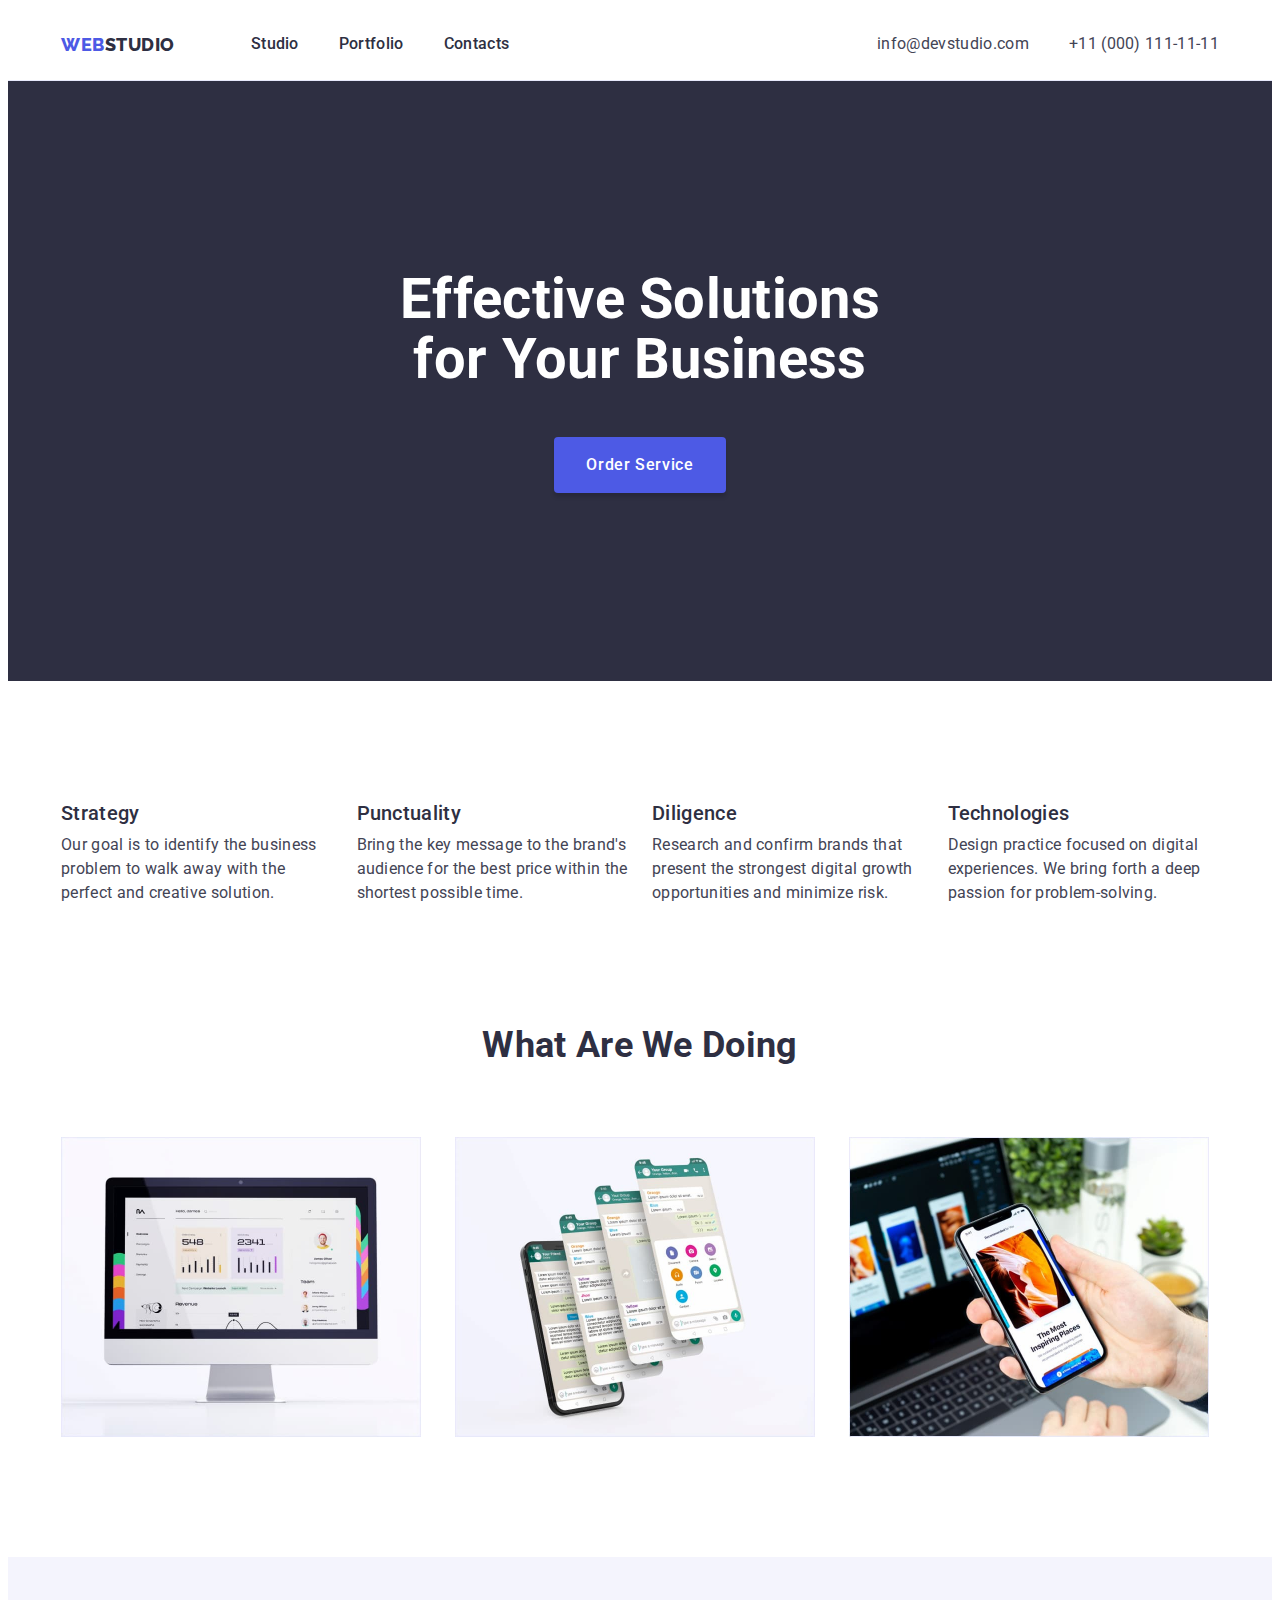
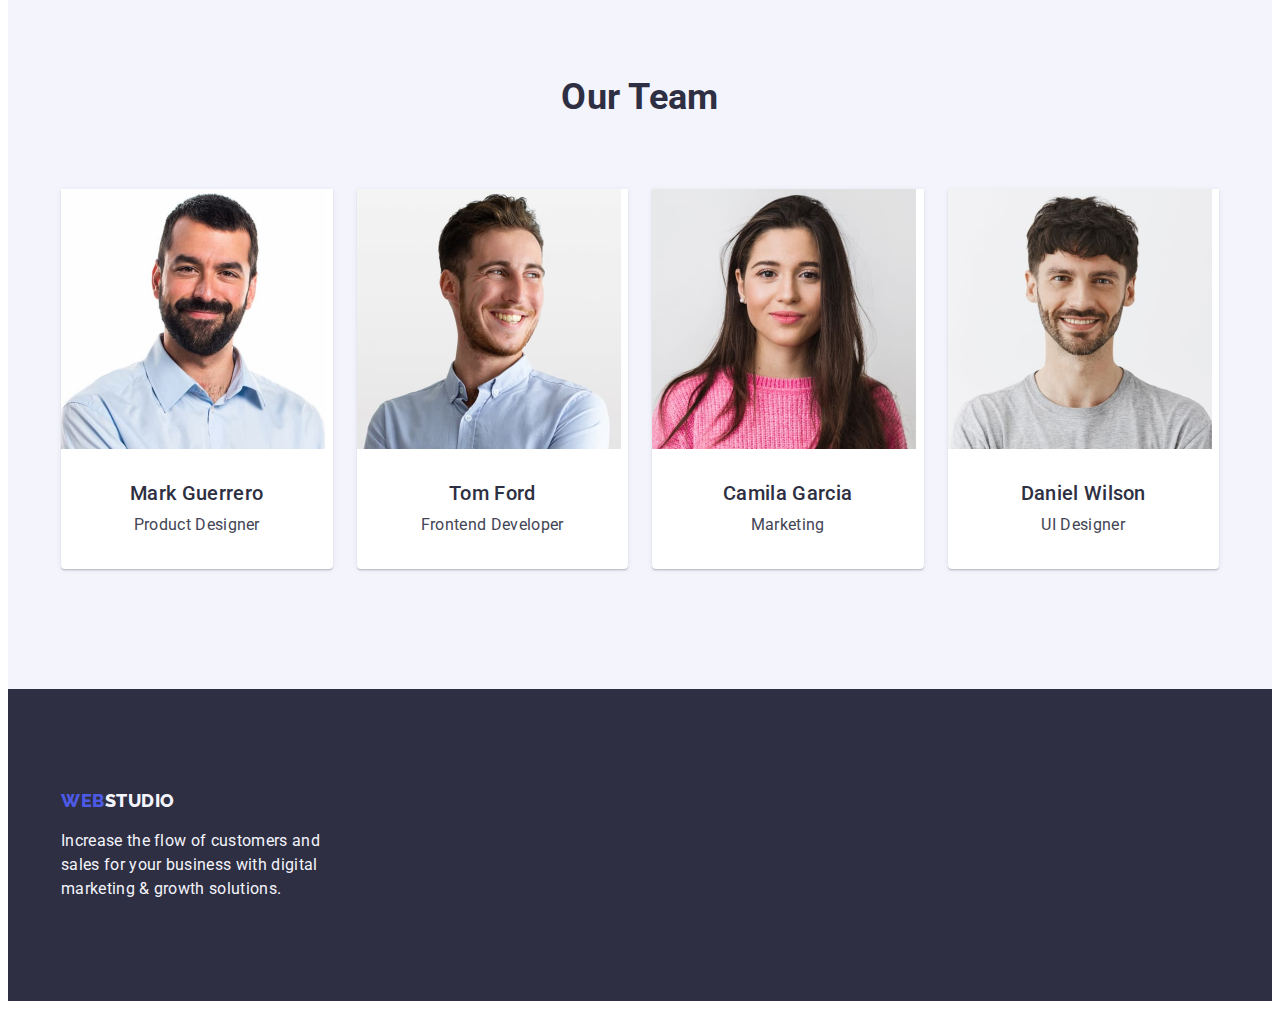
<file: index.html>
<!DOCTYPE html>
<html lang="en">

<head>
  <meta charset="UTF-8" />
  <meta name="viewport" content="width=device-width, initial-scale=1.0" />
  <!-- IE10 and below only -->
  <meta http-equiv="x-ua-compatible" content="ie=edge" />
  <link rel="preconnect" href="https://fonts.googleapis.com">
  <link rel="preconnect" href="https://fonts.gstatic.com" crossorigin>
  <link href="https://fonts.googleapis.com/css2?family=Raleway:wght@800&family=Roboto:wght@400;500;700;900&display=swap"
    rel="stylesheet">
  <link rel="stylesheet" href="https://cdnjs.cloudflare.com/ajax/libs/modern-normalize/2.0.0/modern-normalize.min.css"
    integrity="sha512-4xo8blKMVCiXpTaLzQSLSw3KFOVPWhm/TRtuPVc4WG6kUgjH6J03IBuG7JZPkcWMxJ5huwaBpOpnwYElP/m6wg=="
    crossorigin="anonymous" referrerpolicy="no-referrer" />
  <link rel="stylesheet" href="./css/styles.css" />
  <title>WebStudio</title>
</head>

<body>
  <header class="header">
    <div class="container header-container">
      <nav class="nav">
        <a href="./index.html" class="link logo"><span class="logo-web">Web</span>Studio</a>
        <ul class="list nav-list">
          <li><a href="./index.html" class="link">Studio</a></li>
          <li><a href="./portfolio.html" class="link">Portfolio</a></li>
          <li><a href="./index.html" class="link">Contacts</a></li>
        </ul>
      </nav>
      <address>
        <ul class="list contacts">
          <li><a href="mailto:info@devstudio.com" class="link">info@devstudio.com</a></li>
          <li><a href="tel:+110001111111" class="link">+11 (000) 111-11-11</a></li>
        </ul>
      </address>
    </div>
  </header>

  <main>
    <!-- #region Hero -->
    <section id="hero" class="hero">
      <div class="container">
        <h1 class="hero-title">Effective Solutions for Your Business</h1>
        <button type="button" class="btn hero-btn">Order Service</button>
      </div>
    </section>
    <!-- #endregion Hero -->

    <!-- #region Features -->
    <section id="features" class="section">
      <div class="container">
        <h2 class="visually-hidden">Features</h2>
        <ul class="list features-list">
          <li class="feature-card">
            <h3 class="sub-title">Strategy</h3>
            <p>
              Our goal is to identify the business problem to walk away with the
              perfect and creative solution.
            </p>
          </li>
          <li class="feature-card">
            <h3 class="sub-title">Punctuality</h3>
            <p>
              Bring the key message to the brand's audience for the best price
              within the shortest possible time.
            </p>
          </li>
          <li class="feature-card">
            <h3 class="sub-title">Diligence</h3>
            <p>
              Research and confirm brands that present the strongest digital
              growth opportunities and minimize risk.
            </p>
          </li>
          <li class="feature-card">
            <h3 class="sub-title">Technologies</h3>
            <p>
              Design practice focused on digital experiences. We bring forth a
              deep passion for problem-solving.
            </p>
          </li>
        </ul>
      </div>
    </section>
    <!-- #endregion Features -->

    <!-- #region What are we doing -->
    <section id="what_are_we_doing" class="section we-doing">
      <div class="container">
        <h2 class="title">What are we doing</h2>
        <ul class="list">
          <li class="we-doing-card">
            <img src="./images/rect1.jpg" alt="Statistics on a monitor" width="360" />
          </li>
          <li class="we-doing-card">
            <img src="./images/rect2.jpg" alt="Application chat on a phone" width="360" />
          </li>
          <li class="we-doing-card">
            <img src="./images/rect3.jpg" alt="Applicaton layout on laptop versus phone" width="360" />
          </li>
        </ul>
      </div>
    </section>
    <!-- #endregion What are we doing -->

    <!-- #region Our Team -->
    <section id="team" class="section team">
      <div class="container">
        <h2 class="title">Our Team</h2>
        <ul class="list">
          <li class="team-card">
            <img src="./images/mark.jpg" alt="Mark Guerrero" width="264" />
            <div class="card-info">
              <h3 class="sub-title">Mark Guerrero</h3>
              <p>Product Designer</p>
            </div>
          </li>
          <li class="team-card">
            <img src="./images/tom.jpg" alt="Tom Ford" width="264" />
            <div class="card-info">
              <h3 class="sub-title">Tom Ford</h3>
              <p>Frontend Developer</p>
            </div>
          </li>
          <li class="team-card">
            <img src="./images/camila.jpg" alt="Camila Garcia" width="264" />
            <div class="card-info">
              <h3 class="sub-title">Camila Garcia</h3>
              <p>Marketing</p>
            </div>
          </li>
          <li class="team-card">
            <img src="./images/daniel.jpg" alt="Daniel Wilson" width="264" />
            <div class="card-info">
              <h3 class="sub-title">Daniel Wilson</h3>
              <p>UI Designer</p>
            </div>
          </li>
        </ul>
      </div>
    </section>
    <!-- #endregion Our Team -->
  </main>

  <footer class="footer">
    <div class="container">
      <a href="./index.html" class="link logo footer-logo"><span class="logo-web">Web</span>Studio</a>
      <p class="footer-text">
        Increase the flow of customers and sales for your business with digital
        marketing & growth solutions.
      </p>
    </div>
  </footer>
</body>

</html>
</file>
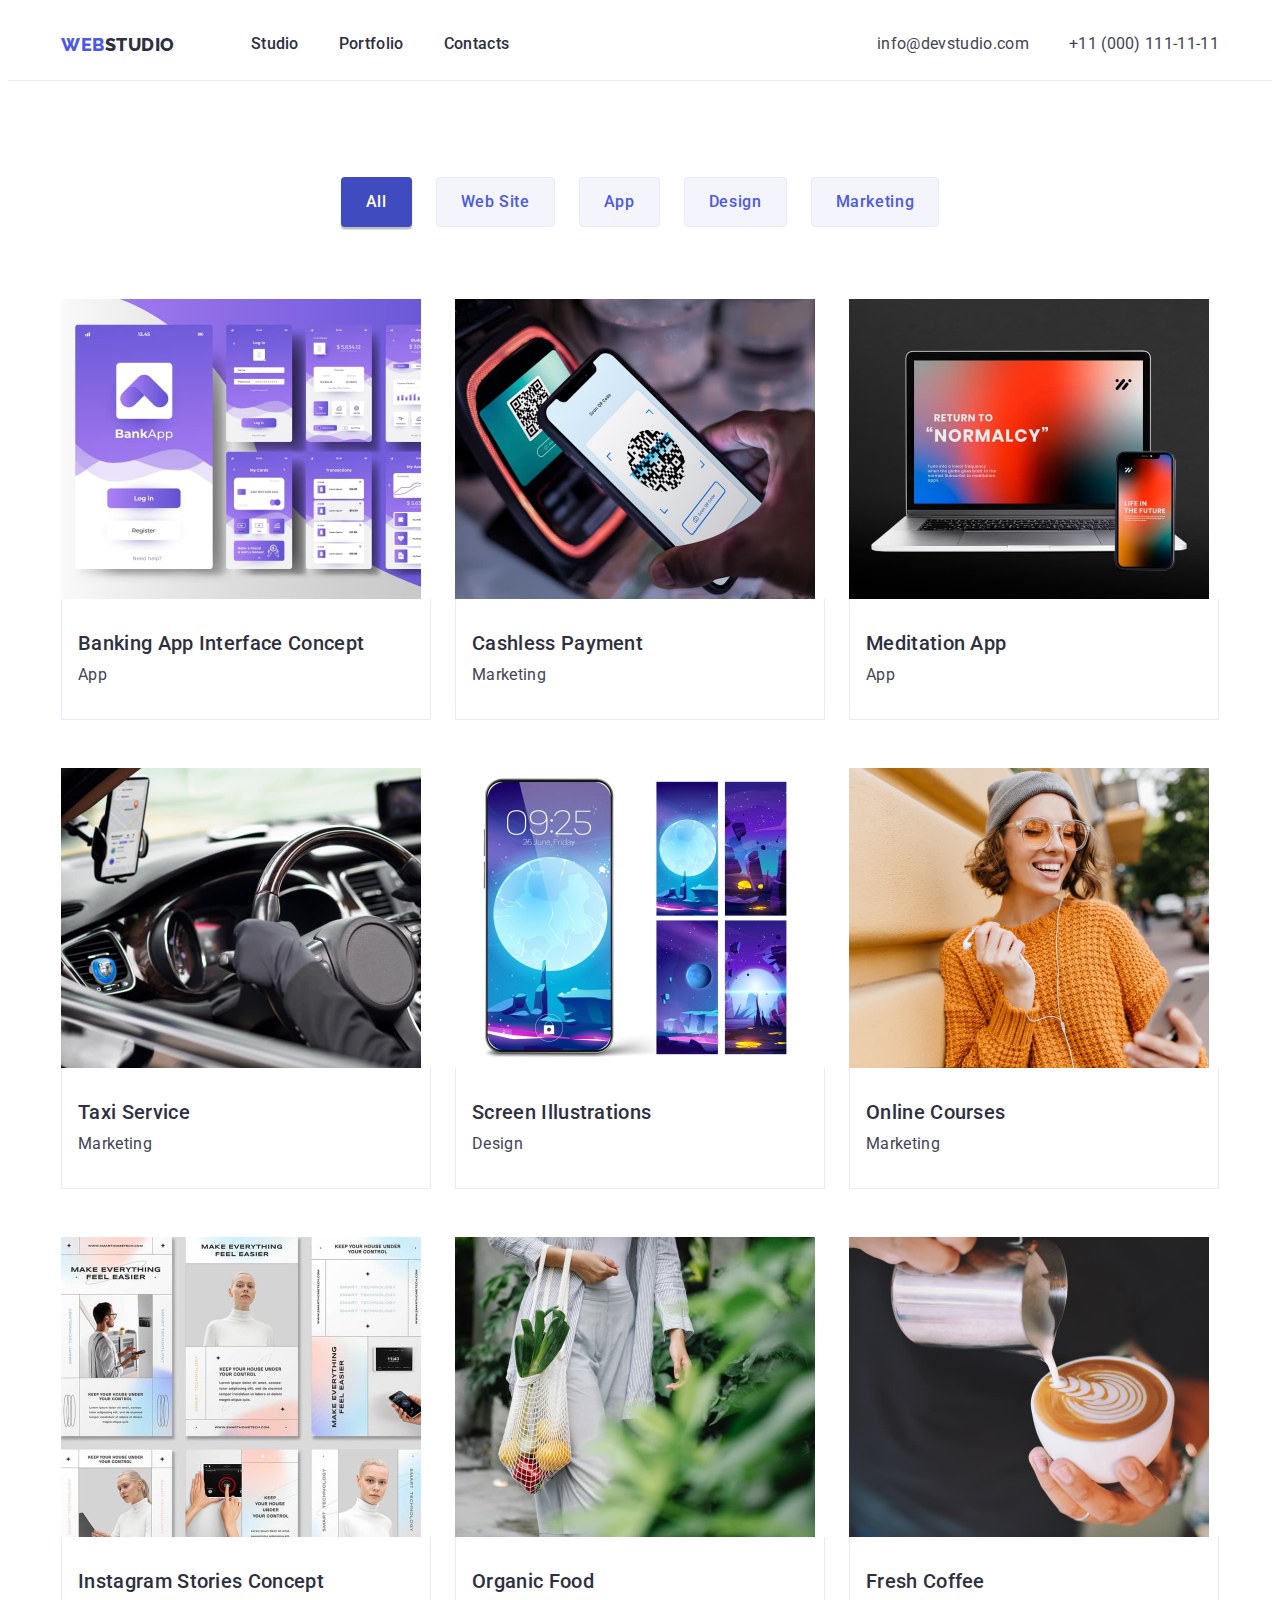
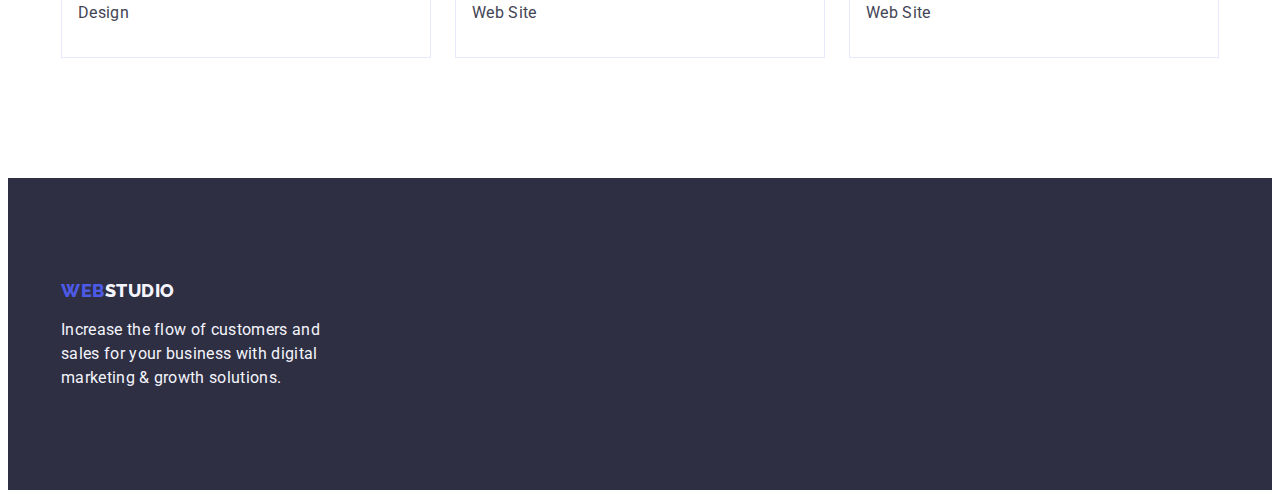
<file: portfolio.html>
<!DOCTYPE html>
<html lang="en">

<head>
  <meta charset="UTF-8">
  <meta name="viewport" content="width=device-width, initial-scale=1.0">
  <!-- IE10 and below only -->
  <meta http-equiv="x-ua-compatible" content="ie=edge" />
  <link rel="preconnect" href="https://fonts.googleapis.com">
  <link rel="preconnect" href="https://fonts.gstatic.com" crossorigin>
  <link href="https://fonts.googleapis.com/css2?family=Raleway:wght@800&family=Roboto:wght@400;500;700;900&display=swap"
    rel="stylesheet">
  <link rel="stylesheet" href="https://cdnjs.cloudflare.com/ajax/libs/modern-normalize/2.0.0/modern-normalize.min.css"
    integrity="sha512-4xo8blKMVCiXpTaLzQSLSw3KFOVPWhm/TRtuPVc4WG6kUgjH6J03IBuG7JZPkcWMxJ5huwaBpOpnwYElP/m6wg=="
    crossorigin="anonymous" referrerpolicy="no-referrer" />
  <link rel="stylesheet" href="./css/styles.css" />
  <title>Portfolio</title>
</head>

<body>
  <header class="header">
    <div class="container header-container">
      <nav class="nav">
        <a href="./index.html" class="link logo"><span class="logo-web">Web</span>Studio</a>
        <ul class="list nav-list">
          <li><a href="./index.html" class="link">Studio</a></li>
          <li><a href="./portfolio.html" class="link">Portfolio</a></li>
          <li><a href="./index.html" class="link">Contacts</a></li>
        </ul>
      </nav>
      <address>
        <ul class="list contacts">
          <li><a href="mailto:info@devstudio.com" class="link">info@devstudio.com</a></li>
          <li><a href="tel:+110001111111" class="link">+11 (000) 111-11-11</a></li>
        </ul>
      </address>
    </div>
  </header>

  <main>
    <section id="portfolio" class="section portfolio">
      <div class="container">
        <h1 class="visually-hidden">Portfolio</h1>
        <ul class="list filters">
          <li><button type="button" class="btn filter-btn active">All</button></li>
          <li><button type="button" class="btn filter-btn">Web Site</button></li>
          <li><button type="button" class="btn filter-btn">App</button></li>
          <li><button type="button" class="btn filter-btn">Design</button></li>
          <li><button type="button" class="btn filter-btn">Marketing</button></li>
        </ul>
        <ul class="list projects">
          <li class="project-card">
            <img src="./images/projects/img-1.jpg" alt="Project 1" width="360">
            <div class="card-info">
              <h2 class="sub-title">Banking App Interface Concept</h2>
              <p>App</p>
            </div>
          </li>
          <li class="project-card">
            <img src="./images/projects/img-2.jpg" alt="Project 2" width="360">
            <div class="card-info">
              <h2 class="sub-title">Cashless Payment</h2>
              <p>Marketing</p>
            </div>
          </li>
          <li class="project-card">
            <img src="./images/projects/img-3.jpg" alt="Project 3" width="360">
            <div class="card-info">
              <h2 class="sub-title">Meditation App</h2>
              <p>App</p>
            </div>
          </li>
          <li class="project-card">
            <img src="./images/projects/img-4.jpg" alt="Project 4" width="360">
            <div class="card-info">
              <h2 class="sub-title">Taxi Service</h2>
              <p>Marketing</p>
            </div>
          </li>
          <li class="project-card">
            <img src="./images/projects/img-5.jpg" alt="Project 5" width="360">
            <div class="card-info">
              <h2 class="sub-title">Screen Illustrations</h2>
              <p>Design</p>
            </div>
          </li>
          <li class="project-card">
            <img src="./images/projects/img-6.jpg" alt="Project 6" width="360">
            <div class="card-info">
              <h2 class="sub-title">Online Courses</h2>
              <p>Marketing</p>
            </div>
          </li>
          <li class="project-card">
            <img src="./images/projects/img-7.jpg" alt="Project 7" width="360">
            <div class="card-info">
              <h2 class="sub-title">Instagram Stories Concept</h2>
              <p>Design</p>
            </div>
          </li>
          <li class="project-card">
            <img src="./images/projects/img-8.jpg" alt="Project 8" width="360">
            <div class="card-info">
              <h2 class="sub-title">Organic Food</h2>
              <p>Web Site</p>
            </div>
          </li>
          <li class="project-card">
            <img src="./images/projects/img-9.jpg" alt="Project 9" width="360">
            <div class="card-info">
              <h2 class="sub-title">Fresh Coffee</h2>
              <p>Web Site</p>
            </div>
          </li>
        </ul>
      </div>
    </section>
  </main>
  <footer class="footer">
    <div class="container">
      <a href="./index.html" class="link logo footer-logo"><span class="logo-web">Web</span>Studio</a>
      <p class="footer-text">
        Increase the flow of customers and sales for your business with digital
        marketing & growth solutions.
      </p>
    </div>
  </footer>
</body>

</html>
</file>
<file: css/styles.css>
:root {
  --iris: #4d5ae5;
  --ocean: #404bbf;
  --navy-blue: #2e2f42;
  --green: #31d0aa;
  --slate: #434455;
  --light-slate: #8e8f99;
  --cornflower: #e7e9fc;
  --cloud: #f4f4fd;
  --navy-blue-modal: rgba(46, 47, 66, 0.4);
  --grey: rgba(46, 47, 66, 0.7);
  --white: #fff;
  --dairy: #fcfcfc;
  --font-family: "Roboto", sans-serif;
  --second-family: "Raleway", sans-serif;
}

/* #region Base */
body {
  min-height: 100vh;
  display: flex;
  flex-direction: column;
  font-family: var(--font-family);
  line-height: 1.5;
  letter-spacing: 0.02em;
  color: var(--slate);
  background-color: var(--white);
  box-sizing: border-box;
}

main {
  flex-grow: 1;
}

h1,
h2,
h3,
h4,
h5,
h6,
p {
  margin-top: 0;
  margin-bottom: 0;
}

ul {
  margin-top: 0;
  margin-bottom: 0;
  padding-left: 0;
}

img {
  display: block;
}

.section {
  padding-top: 120px;
  padding-bottom: 120px;
}

.container {
  max-width: 1158px;
  margin-left: auto;
  margin-right: auto;
  padding-left: 15px;
  padding-right: 15px;
}

.list {
  display: flex;
  gap: 24px;
  list-style-type: none;
}

.link {
  display: inline-block;
  text-decoration: none;
}

.btn {
  font-family: inherit;
  font-weight: 500;
  font-size: inherit;
  letter-spacing: 0.04em;
  text-align: center;
  border-radius: 4px;
  cursor: pointer;
  line-height: inherit;
}

.visually-hidden {
  position: absolute;
  width: 1px;
  height: 1px;
  margin: -1px;
  border: 0;
  padding: 0;
  white-space: nowrap;
  clip-path: inset(100%);
  clip: rect(0 0 0 0);
  overflow: hidden;
}

.title {
  margin-bottom: 72px;
  font-size: 36px;
  line-height: 1.11111;
  text-transform: capitalize;
  text-align: center;
  color: var(--navy-blue);
}

.sub-title {
  margin-bottom: 8px;
  font-weight: 500;
  font-size: 20px;
  line-height: 1.2;
  color: var(--navy-blue);
}
/* #endregion Base */

/* #region Header */
.header {
  border-bottom: 1px solid var(--cornflower);
}

.header-container {
  display: flex;
  align-items: center;
  justify-content: space-between;
}

.header-container .link:not(.logo) {
  padding: 24px 0;
}

.nav {
  display: flex;
  align-items: center;
  gap: 76px;
}

.logo {
  font-family: var(--second-family);
  font-weight: 800;
  font-size: 18px;
  line-height: 1.16667;
  letter-spacing: 0.03em;
  text-transform: uppercase;
  color: var(--navy-blue);
  padding: 1.5px 0;
}

.logo-web {
  color: var(--iris);
}

.nav-list,
.contacts {
  gap: 40px;
}

.nav-list .link {
  font-weight: 500;
  color: var(--navy-blue);
}

.nav-list .link:hover,
.nav-list .link:focus {
  color: var(--ocean);
  text-decoration: underline var(--ocean);
}

.contacts .link {
  color: var(--slate);
  font-style: normal;
}

.contacts .link:hover,
.contacts .link:focus {
  color: var(--ocean);
}
/* #endregion Header */

/* #region Hero */
.hero {
  background-color: var(--navy-blue);
  padding: 188px 0;
  text-align: center;
}

.hero-title {
  max-width: 496px;
  margin: 0 auto 48px;
  font-weight: 700;
  font-size: 56px;
  line-height: 1.07143;
  color: var(--white);
}

.hero-btn {
  padding: 16px 32px;
  background-color: var(--iris);
  color: var(--white);
  border: none;
  box-shadow: 0px 4px 4px rgba(0, 0, 0, 0.15);
}

.hero-btn:hover,
.hero-btn:focus {
  background-color: var(--ocean);
}

/* #endregion Hero */

/* #region Features */
.feature-card {
  flex-basis: calc((100% - 72px) / 4);
}
/* #endregion Features */

/* #region What are we doing */
.section.we-doing {
  padding-top: 0;
}

.we-doing-card {
  flex-basis: calc((100% - 48px) / 3);
}
/* #endregion What are we doing */

/* #region Our Team */
.team {
  background-color: var(--cloud);
}

.team-card {
  flex-basis: calc((100% - 72px) / 4);
  text-align: center;
  background-color: var(--white);
  border-radius: 0px 0px 4px 4px;
  box-shadow: 0 2px 1px 0 rgba(46, 47, 66, 0.08),
    0 1px 1px 0 rgba(46, 47, 66, 0.16), 0 1px 6px 0 rgba(46, 47, 66, 0.08);
}

.card-info {
  padding: 32px 16px;
}
/* #endregion Our Team */

/* #region Footer */
.footer {
  padding: 100px 0;
  background-color: var(--navy-blue);
}

.footer-logo {
  margin-bottom: 16px;
}

.footer-text {
  max-width: 264px;
}

.footer-logo,
.footer-text {
  color: var(--cloud);
}
/* #endregion Footer */

/* #region Portfolio */
.section.portfolio {
  padding-top: 96px;
}

/* #region Filters */
.filters {
  justify-content: center;
  margin-bottom: 72px;
}

.filter-btn {
  padding: 12px 24px;
  background-color: var(--cloud);
  color: var(--iris);
  border: 1px solid var(--cornflower);
}

.filter-btn.active,
.filter-btn:focus,
.filter-btn:hover {
  color: var(--white);
  background-color: var(--ocean);
  border-color: transparent;
  box-shadow: 0 2px 2px 0 rgba(0, 0, 0, 0.12), 0 2px 1px 0 rgba(0, 0, 0, 0.08),
    0 3px 1px 0 rgba(0, 0, 0, 0.1);
}
/* #endregion Filters */

/* #region Projects */
.projects {
  flex-wrap: wrap;
  row-gap: 48px;
}

.project-card {
  flex-basis: calc((100% - 48px) / 3);
  background-color: var(--white);
}

.project-card .card-info {
  border: 1px solid var(--cornflower);
  border-top: none;
}
/* #endregion Projects */
/* #endregion Portfolio */
</file>
